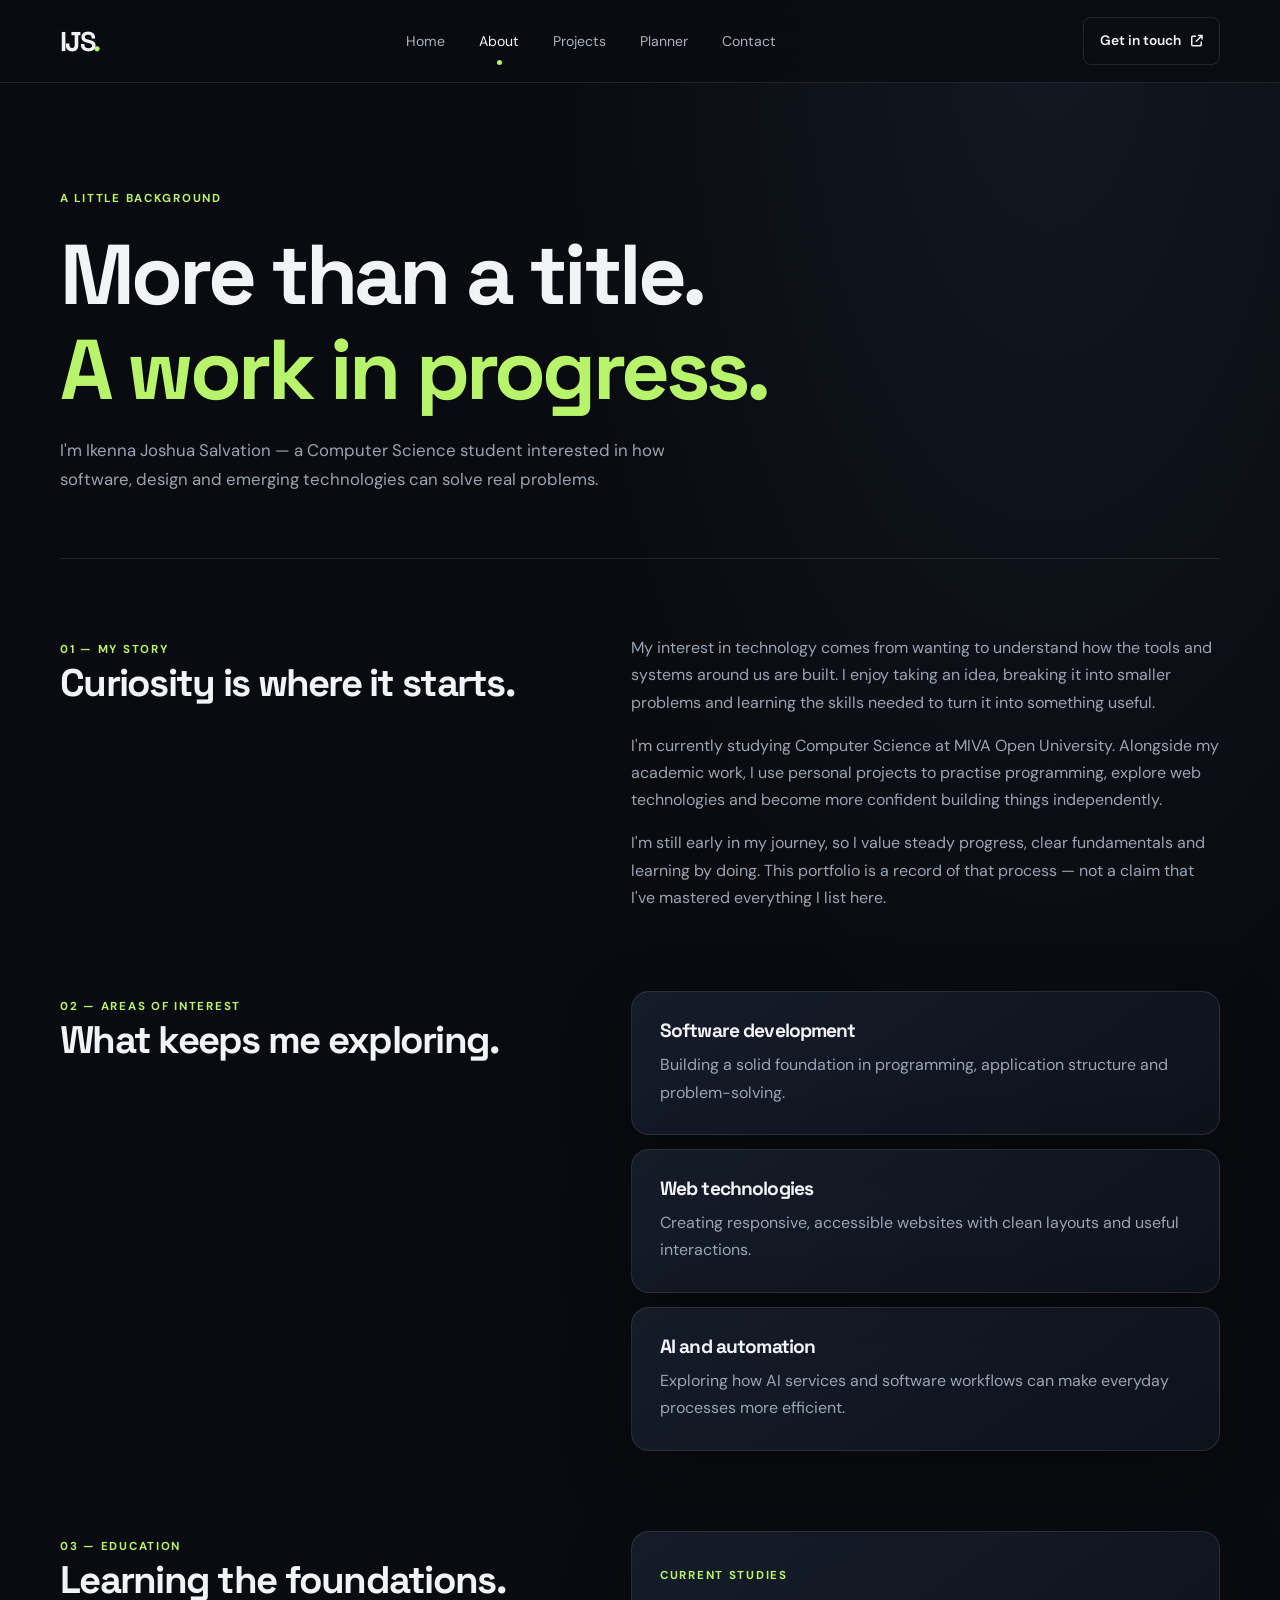
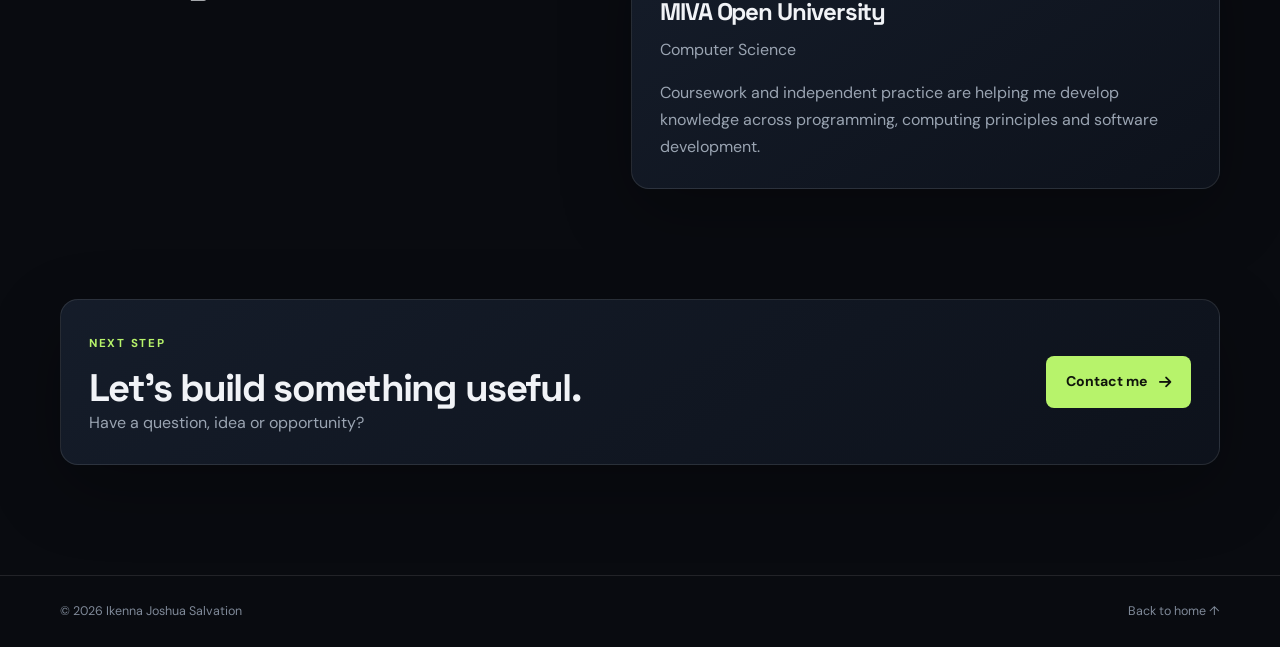
<file: about.html>
<!DOCTYPE html>
<html lang="en"><head>
<meta charset="UTF-8"><meta name="viewport" content="width=device-width, initial-scale=1.0">
<meta name="description" content="Learn more about Ikenna Joshua Salvation, a Computer Science student interested in software and technology.">
<meta name="theme-color" content="#090b10"><title>About | Ikenna Joshua Salvation</title>
<link rel="preconnect" href="https://fonts.googleapis.com"><link rel="preconnect" href="https://fonts.gstatic.com" crossorigin>
<link href="https://fonts.googleapis.com/css2?family=DM+Sans:wght@400;500;600;700&family=Space+Grotesk:wght@400;500;600;700&display=swap" rel="stylesheet">
<link rel="stylesheet" href="https://cdnjs.cloudflare.com/ajax/libs/font-awesome/6.5.2/css/all.min.css"><link rel="stylesheet" href="style.css"></head>
<body>
<header class="header"><nav class="navbar container" aria-label="Main navigation"><a href="index.html" class="logo">IJS<span>.</span></a><button class="menu-btn" aria-label="Open navigation" aria-expanded="false" aria-controls="nav-links"><i class="fa-solid fa-bars"></i></button><ul class="nav-links" id="nav-links"><li><a href="index.html">Home</a></li><li><a class="active" href="about.html">About</a></li><li><a href="projects.html">Projects</a></li><li><a href="planner.html">Planner</a></li><li><a href="contact.html">Contact</a></li></ul><a href="contact.html" class="nav-cta">Get in touch <i class="fa-solid fa-arrow-up-right-from-square"></i></a></nav></header>
<main>
<section class="page-hero container"><span class="page-kicker">A LITTLE BACKGROUND</span><h1>More than a title.<br><span>A work in progress.</span></h1><p>I'm Ikenna Joshua Salvation — a Computer Science student interested in how software, design and emerging technologies can solve real problems.</p></section>
<section class="content-section container">
<div class="two-column">
<div><span class="page-kicker">01 — MY STORY</span><h2 class="section-title">Curiosity is where it starts.</h2></div>
<div class="copy-stack"><p>My interest in technology comes from wanting to understand how the tools and systems around us are built. I enjoy taking an idea, breaking it into smaller problems and learning the skills needed to turn it into something useful.</p><p>I'm currently studying Computer Science at MIVA Open University. Alongside my academic work, I use personal projects to practise programming, explore web technologies and become more confident building things independently.</p><p>I'm still early in my journey, so I value steady progress, clear fundamentals and learning by doing. This portfolio is a record of that process — not a claim that I've mastered everything I list here.</p></div>
</div>
<div class="two-column" style="margin-top:80px">
<div><span class="page-kicker">02 — AREAS OF INTEREST</span><h2 class="section-title">What keeps me exploring.</h2></div>
<div class="copy-stack">
<div class="panel"><h3>Software development</h3><p>Building a solid foundation in programming, application structure and problem-solving.</p></div>
<div class="panel" style="margin-top:14px"><h3>Web technologies</h3><p>Creating responsive, accessible websites with clean layouts and useful interactions.</p></div>
<div class="panel" style="margin-top:14px"><h3>AI and automation</h3><p>Exploring how AI services and software workflows can make everyday processes more efficient.</p></div>
</div>
</div>
<div class="two-column" style="margin-top:80px">
<div><span class="page-kicker">03 — EDUCATION</span><h2 class="section-title">Learning the foundations.</h2></div>
<div class="panel"><span class="page-kicker">CURRENT STUDIES</span><h3 style="font-size:1.5rem;margin-top:12px">MIVA Open University</h3><p style="margin-top:4px">Computer Science</p><p style="margin-top:16px">Coursework and independent practice are helping me develop knowledge across programming, computing principles and software development.</p></div>
</div>
</section>
<section class="content-section" style="padding-top:0"><div class="container panel" style="display:flex;align-items:center;justify-content:space-between;gap:25px;flex-wrap:wrap"><div><span class="page-kicker">NEXT STEP</span><h2 class="section-title" style="margin:10px 0 0">Let's build something useful.</h2><p>Have a question, idea or opportunity?</p></div><a href="contact.html" class="primary-btn">Contact me <i class="fa-solid fa-arrow-right"></i></a></div></section>
</main>
<footer class="site-footer"><div class="container"><span>© <span data-year>2026</span> Ikenna Joshua Salvation</span><a href="index.html">Back to home ↑</a></div></footer>
<script src="script.js"></script></body></html>
</file>
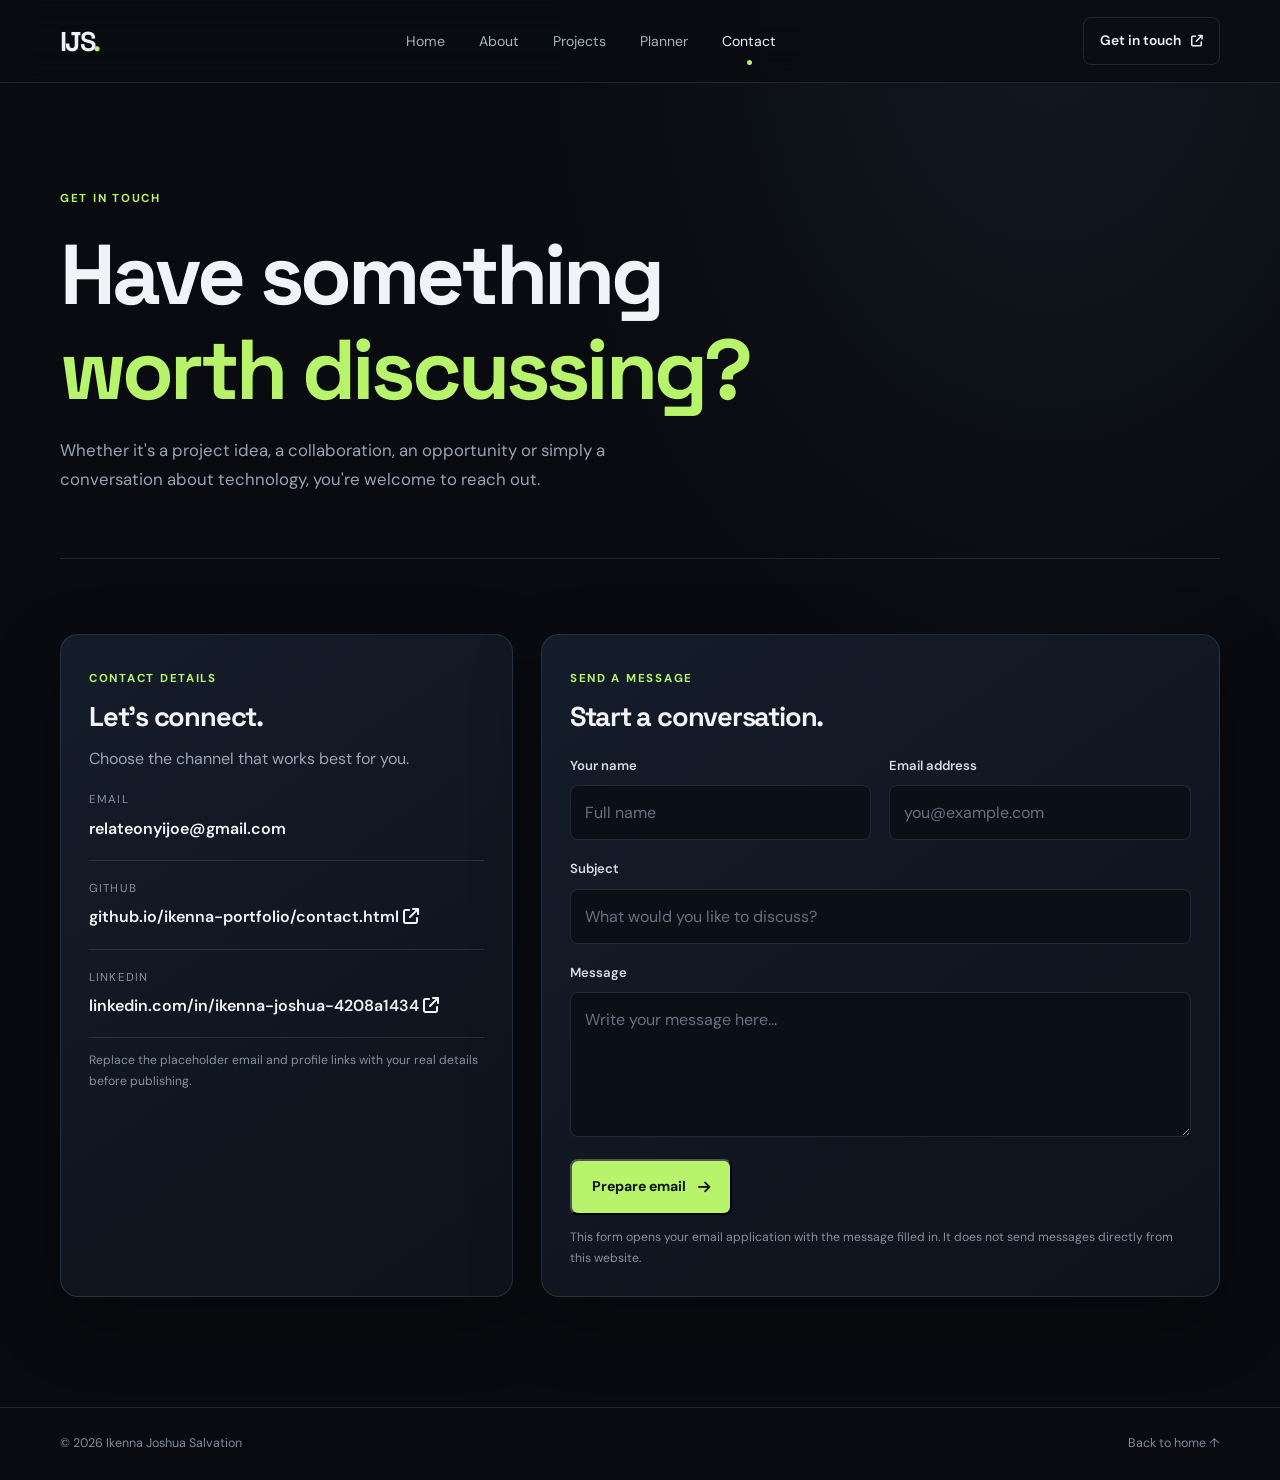
<file: contact.html>
<!DOCTYPE html>
<html lang="en"><head>
<meta charset="UTF-8"><meta name="viewport" content="width=device-width, initial-scale=1.0">
<meta name="description" content="Contact Ikenna Joshua Salvation about technology, projects and collaboration.">
<meta name="theme-color" content="#090b10"><title>Contact | Ikenna Joshua Salvation</title>
<link rel="preconnect" href="https://fonts.googleapis.com"><link rel="preconnect" href="https://fonts.gstatic.com" crossorigin>
<link href="https://fonts.googleapis.com/css2?family=DM+Sans:wght@400;500;600;700&family=Space+Grotesk:wght@400;500;600;700&display=swap" rel="stylesheet">
<link rel="stylesheet" href="https://cdnjs.cloudflare.com/ajax/libs/font-awesome/6.5.2/css/all.min.css"><link rel="stylesheet" href="style.css"></head>
<body>
<header class="header"><nav class="navbar container" aria-label="Main navigation"><a href="index.html" class="logo">IJS<span>.</span></a><button class="menu-btn" aria-label="Open navigation" aria-expanded="false" aria-controls="nav-links"><i class="fa-solid fa-bars"></i></button><ul class="nav-links" id="nav-links"><li><a href="index.html">Home</a></li><li><a href="about.html">About</a></li><li><a href="projects.html">Projects</a></li><li><a href="planner.html">Planner</a></li><li><a class="active" href="contact.html">Contact</a></li></ul><a href="contact.html" class="nav-cta">Get in touch <i class="fa-solid fa-arrow-up-right-from-square"></i></a></nav></header>
<main>
<section class="page-hero container"><span class="page-kicker">GET IN TOUCH</span><h1>Have something<br><span>worth discussing?</span></h1><p>Whether it's a project idea, a collaboration, an opportunity or simply a conversation about technology, you're welcome to reach out.</p></section>
<section class="content-section container">
<div class="contact-layout">
<aside class="panel"><span class="page-kicker">CONTACT DETAILS</span><h2 style="font-size:1.7rem;margin:12px 0">Let's connect.</h2><p>Choose the channel that works best for you.</p>
<div class="contact-method"><span>EMAIL</span><a href="mailto:relateonyijoe@gmail.com">relateonyijoe@gmail.com</a></div>
<div class="contact-method"><span>GITHUB</span><a href="https://sikenna9096-op.github.io/ikenna-portfolio/contact.html" target="_blank" rel="noopener noreferrer">github.io/ikenna-portfolio/contact.html <i class="fa-solid fa-arrow-up-right-from-square"></i></a></div>
<div class="contact-method"><span>LINKEDIN</span><a href="https://www.linkedin.com/in/ikenna-joshua-4208a1434" target="_blank" rel="noopener noreferrer">linkedin.com/in/ikenna-joshua-4208a1434 <i class="fa-solid fa-arrow-up-right-from-square"></i></a></div>
<p class="form-note">Replace the placeholder email and profile links with your real details before publishing.</p>
</aside>
<div class="panel"><span class="page-kicker">SEND A MESSAGE</span><h2 style="font-size:1.7rem;margin:12px 0 22px">Start a conversation.</h2>
<form id="contact-form" data-recipient="YOUR-EMAIL@example.com">
<div class="form-grid">
<div class="field"><label for="name">Your name</label><input id="name" name="name" type="text" autocomplete="name" placeholder="Full name" required></div>
<div class="field"><label for="email">Email address</label><input id="email" name="email" type="email" autocomplete="email" placeholder="you@example.com" required></div>
<div class="field full"><label for="subject">Subject</label><input id="subject" name="subject" type="text" placeholder="What would you like to discuss?" required></div>
<div class="field full"><label for="message">Message</label><textarea id="message" name="message" placeholder="Write your message here..." required></textarea></div>
</div>
<div class="button-row"><button class="primary-btn" type="submit">Prepare email <i class="fa-solid fa-arrow-right"></i></button></div>
<p id="form-status" class="form-note" role="status">This form opens your email application with the message filled in. It does not send messages directly from this website.</p>
</form>
</div>
</div>
</section>
</main>
<footer class="site-footer"><div class="container"><span>© <span data-year>2026</span> Ikenna Joshua Salvation</span><a href="index.html">Back to home ↑</a></div></footer>
<script src="script.js"></script></body></html>
</file>
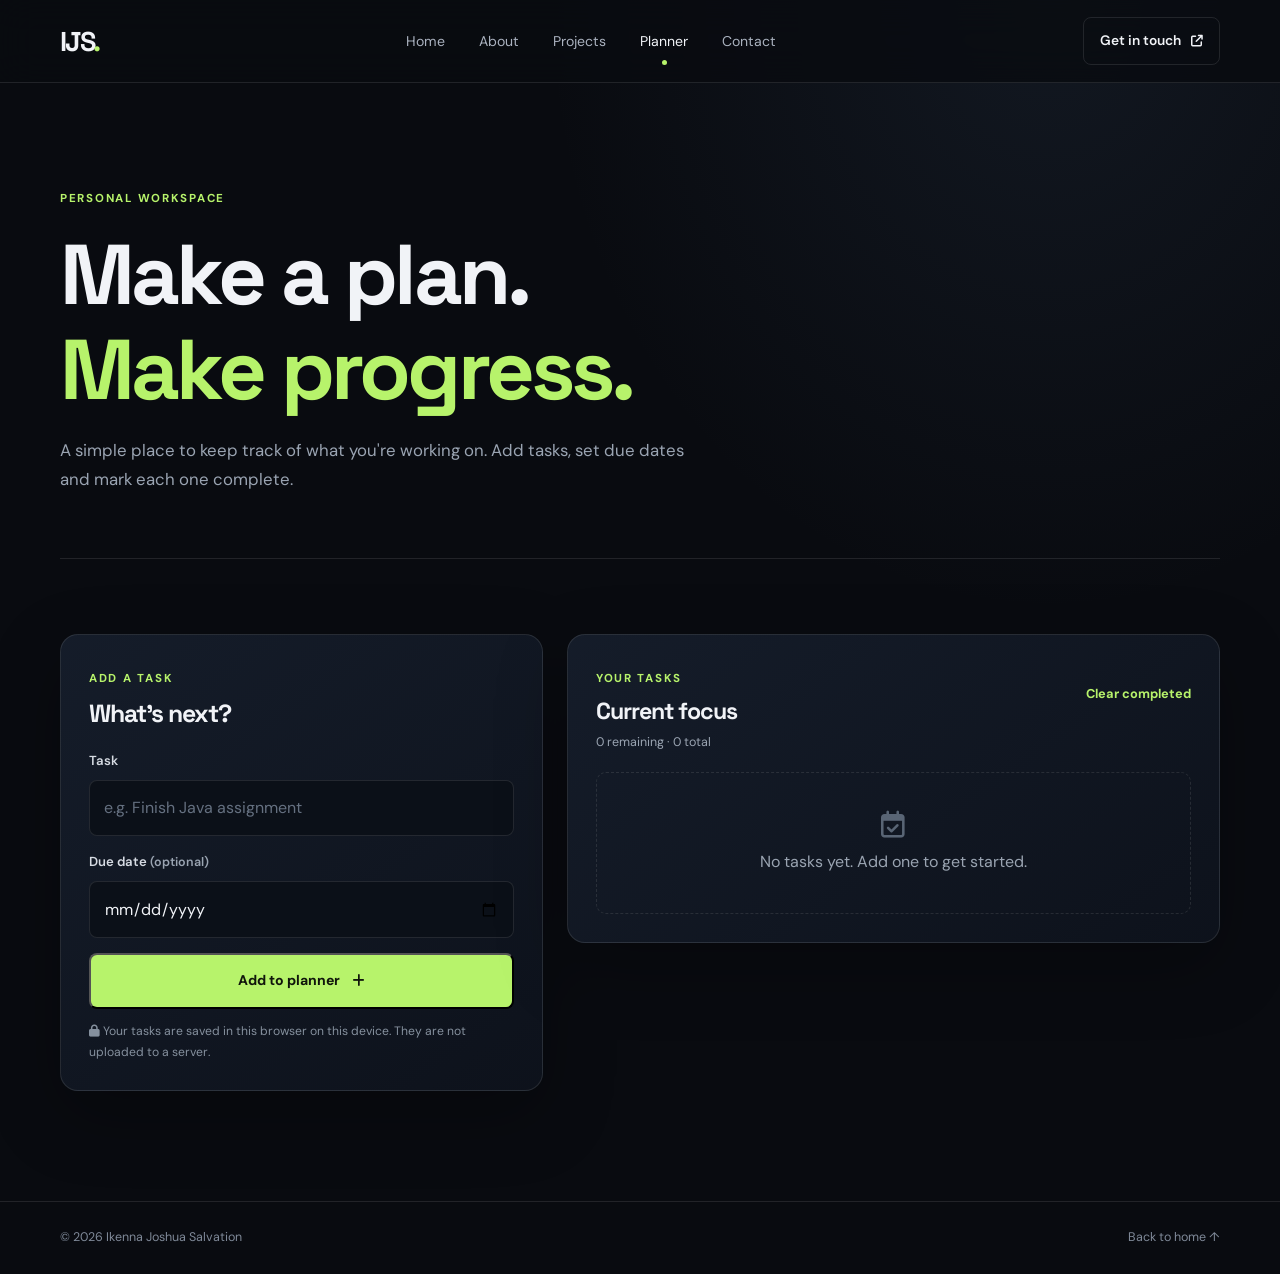
<file: planner.html>
<!DOCTYPE html>
<html lang="en"><head>
<meta charset="UTF-8"><meta name="viewport" content="width=device-width, initial-scale=1.0">
<meta name="description" content="A simple personal task planner by Ikenna Joshua Salvation.">
<meta name="theme-color" content="#090b10"><title>Planner | Ikenna Joshua Salvation</title>
<link rel="preconnect" href="https://fonts.googleapis.com"><link rel="preconnect" href="https://fonts.gstatic.com" crossorigin>
<link href="https://fonts.googleapis.com/css2?family=DM+Sans:wght@400;500;600;700&family=Space+Grotesk:wght@400;500;600;700&display=swap" rel="stylesheet">
<link rel="stylesheet" href="https://cdnjs.cloudflare.com/ajax/libs/font-awesome/6.5.2/css/all.min.css"><link rel="stylesheet" href="style.css"></head>
<body>
<header class="header"><nav class="navbar container" aria-label="Main navigation"><a href="index.html" class="logo">IJS<span>.</span></a><button class="menu-btn" aria-label="Open navigation" aria-expanded="false" aria-controls="nav-links"><i class="fa-solid fa-bars"></i></button><ul class="nav-links" id="nav-links"><li><a href="index.html">Home</a></li><li><a href="about.html">About</a></li><li><a href="projects.html">Projects</a></li><li><a class="active" href="planner.html">Planner</a></li><li><a href="contact.html">Contact</a></li></ul><a href="contact.html" class="nav-cta">Get in touch <i class="fa-solid fa-arrow-up-right-from-square"></i></a></nav></header>
<main>
<section class="page-hero container"><span class="page-kicker">PERSONAL WORKSPACE</span><h1>Make a plan.<br><span>Make progress.</span></h1><p>A simple place to keep track of what you're working on. Add tasks, set due dates and mark each one complete.</p></section>
<section class="content-section container">
<div class="planner-layout">
<div class="panel"><span class="page-kicker">ADD A TASK</span><h2 style="font-size:1.55rem;margin:10px 0 22px">What's next?</h2>
<form id="planner-form" class="planner-form">
<div class="field"><label for="task-title">Task</label><input id="task-title" name="task" type="text" maxlength="120" placeholder="e.g. Finish Java assignment" required></div>
<div class="field"><label for="task-date">Due date <span class="muted-small">(optional)</span></label><input id="task-date" name="date" type="date"></div>
<button class="primary-btn" type="submit">Add to planner <i class="fa-solid fa-plus"></i></button>
</form>
<p class="form-note"><i class="fa-solid fa-lock"></i> Your tasks are saved in this browser on this device. They are not uploaded to a server.</p>
</div>
<div class="panel"><div class="planner-toolbar"><div><span class="page-kicker">YOUR TASKS</span><h2 style="margin-top:8px">Current focus</h2></div><button id="clear-completed" class="text-button" type="button">Clear completed</button></div>
<p id="task-count" class="muted-small" style="margin-top:8px">0 remaining · 0 total</p><div id="task-list" class="task-list" aria-live="polite"><div class="empty-state"><i class="fa-regular fa-calendar-check"></i><p>No tasks yet. Add one to get started.</p></div></div>
</div>
</div>
</section>
</main>
<footer class="site-footer"><div class="container"><span>© <span data-year>2026</span> Ikenna Joshua Salvation</span><a href="index.html">Back to home ↑</a></div></footer>
<script src="script.js"></script></body></html>
</file>
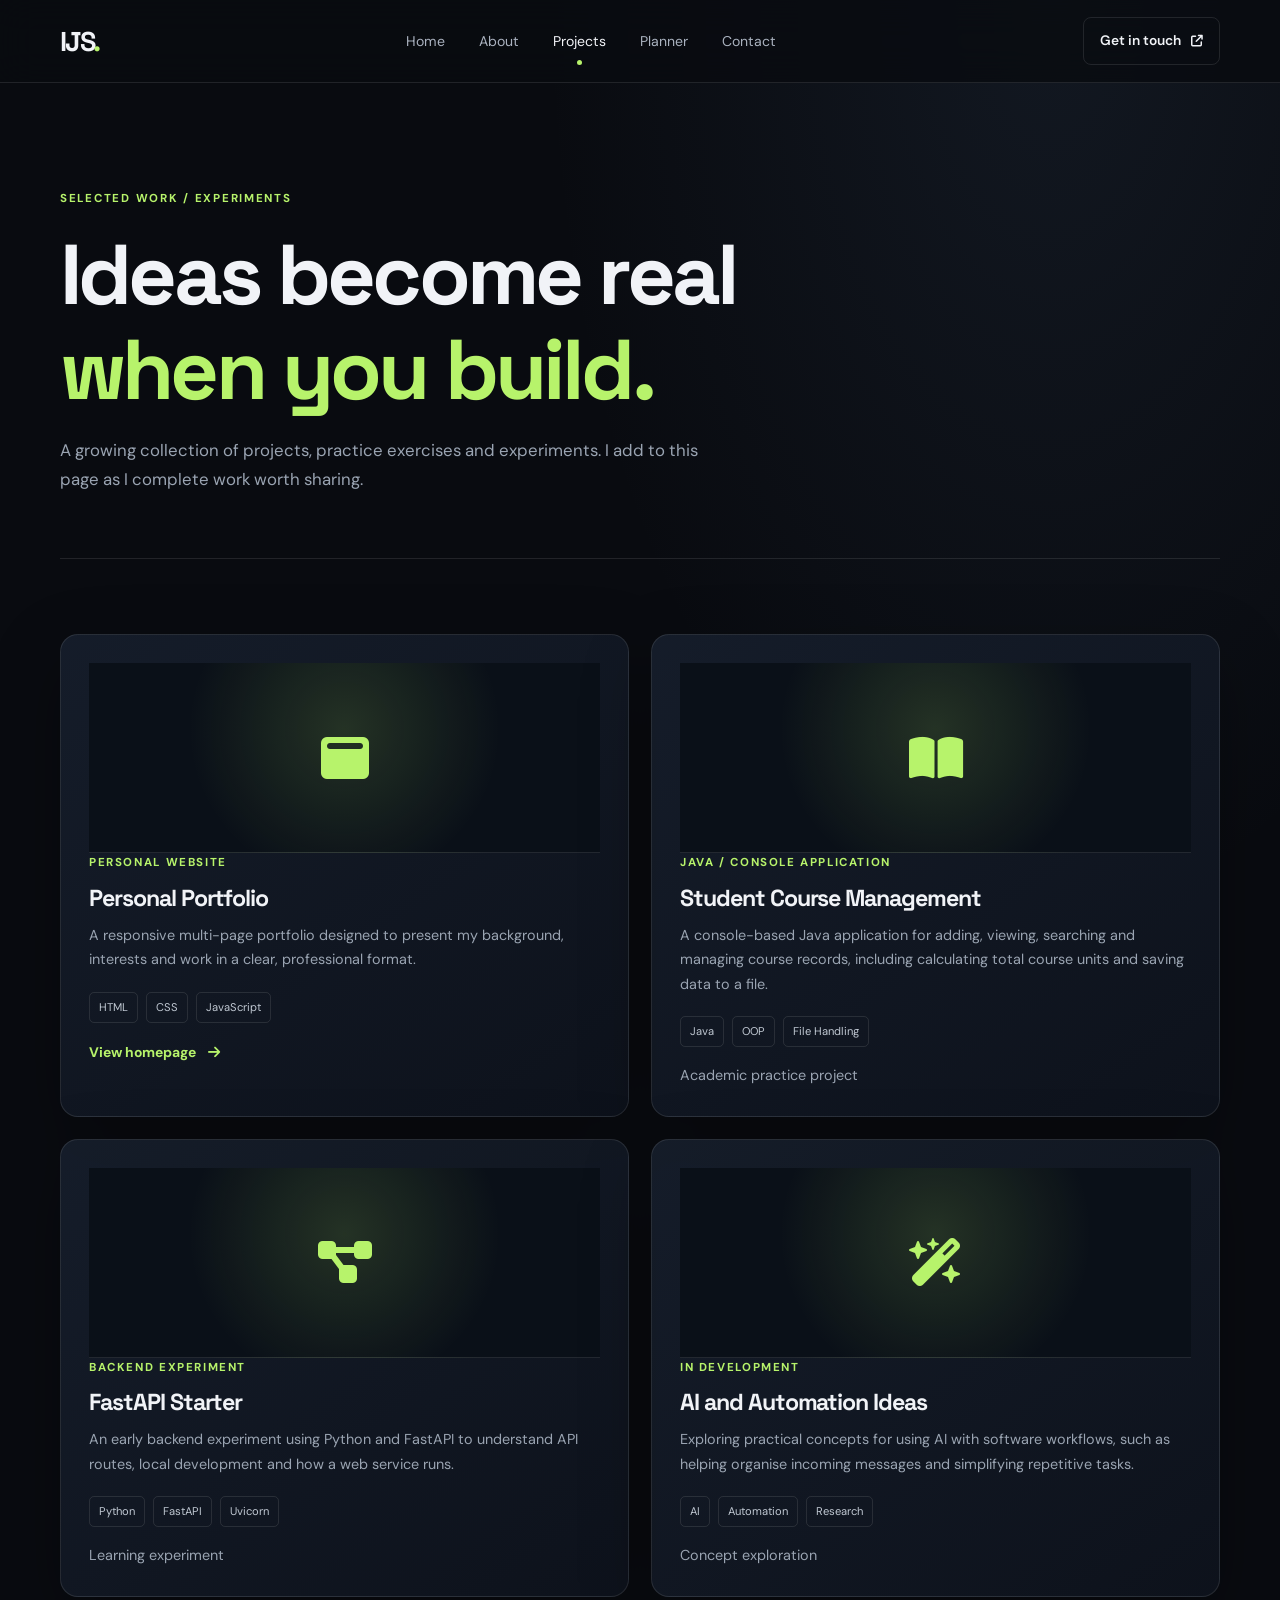
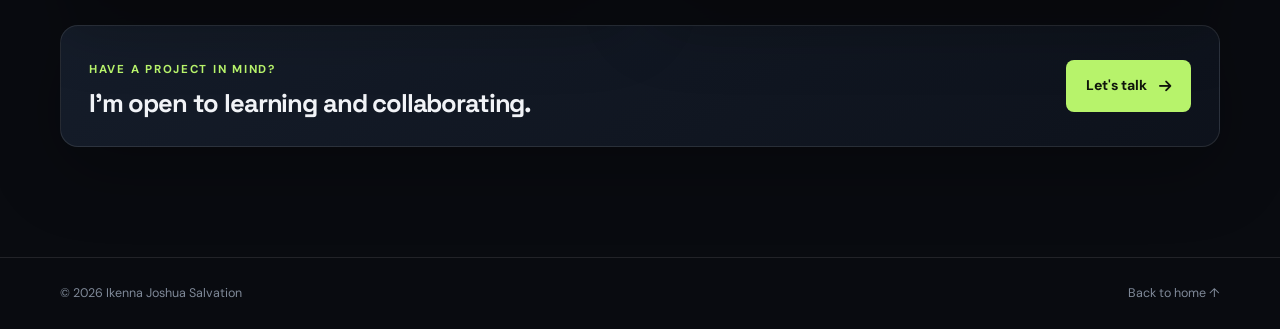
<file: projects.html>
<!DOCTYPE html>
<html lang="en"><head>
<meta charset="UTF-8"><meta name="viewport" content="width=device-width, initial-scale=1.0">
<meta name="description" content="Selected projects and experiments by Ikenna Joshua Salvation.">
<meta name="theme-color" content="#090b10"><title>Projects | Ikenna Joshua Salvation</title>
<link rel="preconnect" href="https://fonts.googleapis.com"><link rel="preconnect" href="https://fonts.gstatic.com" crossorigin>
<link href="https://fonts.googleapis.com/css2?family=DM+Sans:wght@400;500;600;700&family=Space+Grotesk:wght@400;500;600;700&display=swap" rel="stylesheet">
<link rel="stylesheet" href="https://cdnjs.cloudflare.com/ajax/libs/font-awesome/6.5.2/css/all.min.css"><link rel="stylesheet" href="style.css"></head>
<body>
<header class="header"><nav class="navbar container" aria-label="Main navigation"><a href="index.html" class="logo">IJS<span>.</span></a><button class="menu-btn" aria-label="Open navigation" aria-expanded="false" aria-controls="nav-links"><i class="fa-solid fa-bars"></i></button><ul class="nav-links" id="nav-links"><li><a href="index.html">Home</a></li><li><a href="about.html">About</a></li><li><a class="active" href="projects.html">Projects</a></li><li><a href="planner.html">Planner</a></li><li><a href="contact.html">Contact</a></li></ul><a href="contact.html" class="nav-cta">Get in touch <i class="fa-solid fa-arrow-up-right-from-square"></i></a></nav></header>
<main>
<section class="page-hero container"><span class="page-kicker">SELECTED WORK / EXPERIMENTS</span><h1>Ideas become real<br><span>when you build.</span></h1><p>A growing collection of projects, practice exercises and experiments. I add to this page as I complete work worth sharing.</p></section>
<section class="content-section container">
<div class="project-grid">
<article class="panel project-card"><div class="project-art"><i class="fa-solid fa-window-maximize"></i></div><span class="project-type">PERSONAL WEBSITE</span><h2>Personal Portfolio</h2><p>A responsive multi-page portfolio designed to present my background, interests and work in a clear, professional format.</p><div class="tags"><span>HTML</span><span>CSS</span><span>JavaScript</span></div><a class="simple-link" href="index.html">View homepage <i class="fa-solid fa-arrow-right"></i></a></article>
<article class="panel project-card"><div class="project-art"><i class="fa-solid fa-book-open"></i></div><span class="project-type">JAVA / CONSOLE APPLICATION</span><h2>Student Course Management</h2><p>A console-based Java application for adding, viewing, searching and managing course records, including calculating total course units and saving data to a file.</p><div class="tags"><span>Java</span><span>OOP</span><span>File Handling</span></div><p class="muted-small" style="margin-top:16px">Academic practice project</p></article>
<article class="panel project-card"><div class="project-art"><i class="fa-solid fa-diagram-project"></i></div><span class="project-type">BACKEND EXPERIMENT</span><h2>FastAPI Starter</h2><p>An early backend experiment using Python and FastAPI to understand API routes, local development and how a web service runs.</p><div class="tags"><span>Python</span><span>FastAPI</span><span>Uvicorn</span></div><p class="muted-small" style="margin-top:16px">Learning experiment</p></article>
<article class="panel project-card"><div class="project-art"><i class="fa-solid fa-wand-magic-sparkles"></i></div><span class="project-type">IN DEVELOPMENT</span><h2>AI and Automation Ideas</h2><p>Exploring practical concepts for using AI with software workflows, such as helping organise incoming messages and simplifying repetitive tasks.</p><div class="tags"><span>AI</span><span>Automation</span><span>Research</span></div><p class="muted-small" style="margin-top:16px">Concept exploration</p></article>
</div>
<div class="panel" style="margin-top:28px;display:flex;justify-content:space-between;align-items:center;gap:20px;flex-wrap:wrap"><div><span class="page-kicker">HAVE A PROJECT IN MIND?</span><h2 style="font-size:1.6rem;margin-top:8px">I'm open to learning and collaborating.</h2></div><a href="contact.html" class="primary-btn">Let's talk <i class="fa-solid fa-arrow-right"></i></a></div>
</section>
</main>
<footer class="site-footer"><div class="container"><span>© <span data-year>2026</span> Ikenna Joshua Salvation</span><a href="index.html">Back to home ↑</a></div></footer>
<script src="script.js"></script></body></html>
</file>
<file: style.css>
@import url('https://fonts.googleapis.com/css2?family=DM+Sans:wght@400;500;600;700&family=Space+Grotesk:wght@400;500;600;700&display=swap');

:root{--bg:#090b10;--bg-soft:#0e121a;--panel:#111722;--panel-2:#151d29;--text:#f1f3f7;--muted:#9aa4b2;--line:rgba(255,255,255,.10);--accent:#b7f36b;--accent-dark:#8bc83f;--max:1160px;--radius:18px;--shadow:0 24px 70px rgba(0,0,0,.28)}
*{box-sizing:border-box;margin:0;padding:0}
html{scroll-behavior:smooth;scroll-padding-top:90px}
body{font-family:'DM Sans',sans-serif;background:radial-gradient(ellipse at 82% 0%,rgba(80,111,150,.13),transparent 34%),var(--bg);color:var(--text);line-height:1.7;min-height:100vh}
body::before{content:"";position:fixed;inset:0;pointer-events:none;opacity:.13;background-image:linear-gradient(rgba(255,255,255,.025) 1px,transparent 1px),linear-gradient(90deg,rgba(255,255,255,.025) 1px,transparent 1px);background-size:70px 70px;mask-image:linear-gradient(to bottom,black,transparent 75%);z-index:-1}
a{color:inherit;text-decoration:none}
button,input,textarea{font:inherit}
img{display:block;max-width:100%}
.container{width:min(var(--max),calc(100% - 48px));margin-inline:auto}
.header{position:sticky;top:0;z-index:20;background:rgba(9,11,16,.82);backdrop-filter:blur(18px);border-bottom:1px solid var(--line)}
.navbar{height:82px;display:flex;align-items:center;justify-content:space-between;gap:30px}
.logo{font:700 1.7rem 'Space Grotesk',sans-serif;letter-spacing:-.08em}.logo span{color:var(--accent)}
.nav-links{display:flex;align-items:center;gap:34px;list-style:none}.nav-links a{font-size:.88rem;color:#aab2bf;transition:.2s}.nav-links a:hover,.nav-links a.active{color:var(--text)}
.nav-links a.active::after{content:"";display:block;width:5px;height:5px;background:var(--accent);border-radius:50%;margin:5px auto -10px}
.nav-cta{font-size:.86rem;font-weight:600;padding:11px 16px;border:1px solid var(--line);border-radius:8px;transition:.2s}.nav-cta:hover{border-color:var(--accent);color:var(--accent)}
.nav-cta i{font-size:.75rem;margin-left:7px}.menu-btn{display:none;color:var(--text);background:none;border:0;font-size:1.35rem;cursor:pointer}
.section{padding-block:105px}.section-top{display:flex;align-items:center;gap:22px;color:var(--accent);font-size:.72rem;font-weight:700;letter-spacing:.13em}.section-line{height:1px;background:var(--line);flex:1}
.eyebrow,.project-type,.contact-label,.education-info>span{font-size:.72rem;letter-spacing:.14em;font-weight:700;color:var(--accent)}
h1,h2,h3{font-family:'Space Grotesk',sans-serif;line-height:1.12;letter-spacing:-.045em}
h2{font-size:clamp(2rem,4vw,3.1rem)}
p{color:var(--muted)}
.primary-btn,.secondary-btn{display:inline-flex;align-items:center;justify-content:center;gap:12px;padding:14px 20px;border-radius:8px;font-weight:700;font-size:.88rem;transition:transform .2s,background .2s,border-color .2s}
.primary-btn{background:var(--accent);color:#10150b}.primary-btn:hover{background:#c9ff83;transform:translateY(-2px)}
.secondary-btn{border:1px solid var(--line);color:var(--text)}.secondary-btn:hover{border-color:var(--accent);transform:translateY(-2px)}
.simple-link{display:inline-flex;align-items:center;gap:12px;color:var(--accent);font-weight:700;font-size:.87rem;margin-top:20px}.simple-link i{transition:transform .2s}.simple-link:hover i{transform:translateX(5px)}
.tags,.project-tech{display:flex;flex-wrap:wrap;gap:8px}.tags span,.project-tech span{font-size:.7rem;color:#c0c8d3;border:1px solid var(--line);border-radius:5px;padding:5px 9px}
.page-hero{padding:100px 0 65px;border-bottom:1px solid var(--line)}.page-kicker{color:var(--accent);font-size:.72rem;letter-spacing:.15em;font-weight:700}.page-hero h1{font-size:clamp(2.8rem,7vw,5.3rem);max-width:850px;margin:18px 0}.page-hero h1 span{color:var(--accent)}.page-hero p{max-width:650px;font-size:1.05rem}
.content-section{padding:75px 0 110px}.two-column{display:grid;grid-template-columns:1fr 1.2fr;gap:80px}.section-title{font-size:clamp(1.7rem,3vw,2.4rem);margin-bottom:20px}.copy-stack p+p{margin-top:16px}
.panel{background:linear-gradient(145deg,rgba(22,30,43,.94),rgba(14,19,28,.94));border:1px solid var(--line);border-radius:var(--radius);padding:28px;box-shadow:var(--shadow)}
.panel h3{font-size:1.2rem;margin-bottom:10px}.muted-small{font-size:.78rem;color:var(--muted)}
.site-footer{border-top:1px solid var(--line);padding:25px 0;color:#7f8998;font-size:.78rem}.site-footer .container{display:flex;justify-content:space-between;gap:20px}
.form-grid{display:grid;grid-template-columns:1fr 1fr;gap:18px}.field{display:flex;flex-direction:column;gap:8px}.field.full{grid-column:1/-1}.field label{font-size:.82rem;color:#d6dbe3;font-weight:600}.field input,.field textarea,.field select{width:100%;color:var(--text);background:#0b1018;border:1px solid var(--line);border-radius:8px;padding:13px 14px;outline:none;transition:border-color .2s}.field input:focus,.field textarea:focus,.field select:focus{border-color:var(--accent)}.field textarea{min-height:145px;resize:vertical}.field input::placeholder,.field textarea::placeholder{color:#657080}
.button-row{display:flex;align-items:center;gap:14px;flex-wrap:wrap;margin-top:22px}.form-note{font-size:.76rem;color:#85909e;margin-top:12px}
.project-grid{display:grid;grid-template-columns:repeat(2,1fr);gap:22px}.project-card{overflow:hidden}.project-art{height:190px;display:grid;place-items:center;background:radial-gradient(circle at 50% 35%,rgba(183,243,107,.15),transparent 55%),#0a1018;border-bottom:1px solid var(--line)}.project-art i{font-size:3rem;color:var(--accent)}.project-card .project-type{display:block;margin-bottom:12px}.project-card h2{font-size:1.45rem;margin-bottom:12px}.project-card p{font-size:.9rem}.project-card .tags{margin-top:20px}.project-card .simple-link{margin-top:18px}
.planner-layout{display:grid;grid-template-columns:.85fr 1.15fr;gap:24px;align-items:start}.planner-form{display:grid;gap:15px}.task-list{display:grid;gap:10px;margin-top:18px}.task-item{display:flex;align-items:center;gap:12px;padding:14px 15px;background:#0c121b;border:1px solid var(--line);border-radius:10px}.task-item input{accent-color:var(--accent);width:17px;height:17px}.task-item .task-text{flex:1;min-width:0}.task-item strong{display:block;font-size:.88rem;overflow-wrap:anywhere}.task-item small{color:#85909e;font-size:.72rem}.task-item.done strong{text-decoration:line-through;color:#778292}.delete-task{border:0;background:transparent;color:#8792a1;cursor:pointer;padding:7px}.delete-task:hover{color:#ff8d8d}.planner-toolbar{display:flex;align-items:center;justify-content:space-between;gap:12px}.planner-toolbar h2{font-size:1.45rem}.text-button{border:0;background:none;color:var(--accent);cursor:pointer;font-size:.8rem;font-weight:700}.empty-state{text-align:center;padding:38px 15px;color:#8792a1;border:1px dashed var(--line);border-radius:10px}.empty-state i{font-size:1.7rem;color:#596575;margin-bottom:10px}
.contact-layout{display:grid;grid-template-columns:.8fr 1.2fr;gap:28px}.contact-method{padding:18px 0;border-bottom:1px solid var(--line)}.contact-method:last-child{border:0}.contact-method span{display:block;color:#8792a1;font-size:.72rem;letter-spacing:.1em;margin-bottom:5px}.contact-method a{font-weight:600}.contact-method a:hover{color:var(--accent)}
@media(max-width:850px){.nav-links{gap:18px}.two-column{gap:35px}.planner-layout,.contact-layout{grid-template-columns:1fr}}
@media(max-width:680px){.container{width:min(100% - 34px,var(--max))}.navbar{height:72px}.menu-btn{display:block;margin-left:auto}.nav-cta{display:none}.nav-links{display:none;position:absolute;top:72px;left:0;right:0;padding:18px 24px 24px;background:#0c1119;border-bottom:1px solid var(--line);flex-direction:column;align-items:flex-start;gap:18px}.nav-links.active{display:flex}.nav-links a.active::after{display:none}.section{padding-block:75px}.page-hero{padding:75px 0 48px}.content-section{padding:55px 0 80px}.two-column,.project-grid{grid-template-columns:1fr}.form-grid{grid-template-columns:1fr}.field.full{grid-column:auto}.site-footer .container{flex-direction:column}.panel{padding:22px}}
@media(prefers-reduced-motion:reduce){html{scroll-behavior:auto}*,*::before,*::after{transition:none!important;animation:none!important}}
</file>
